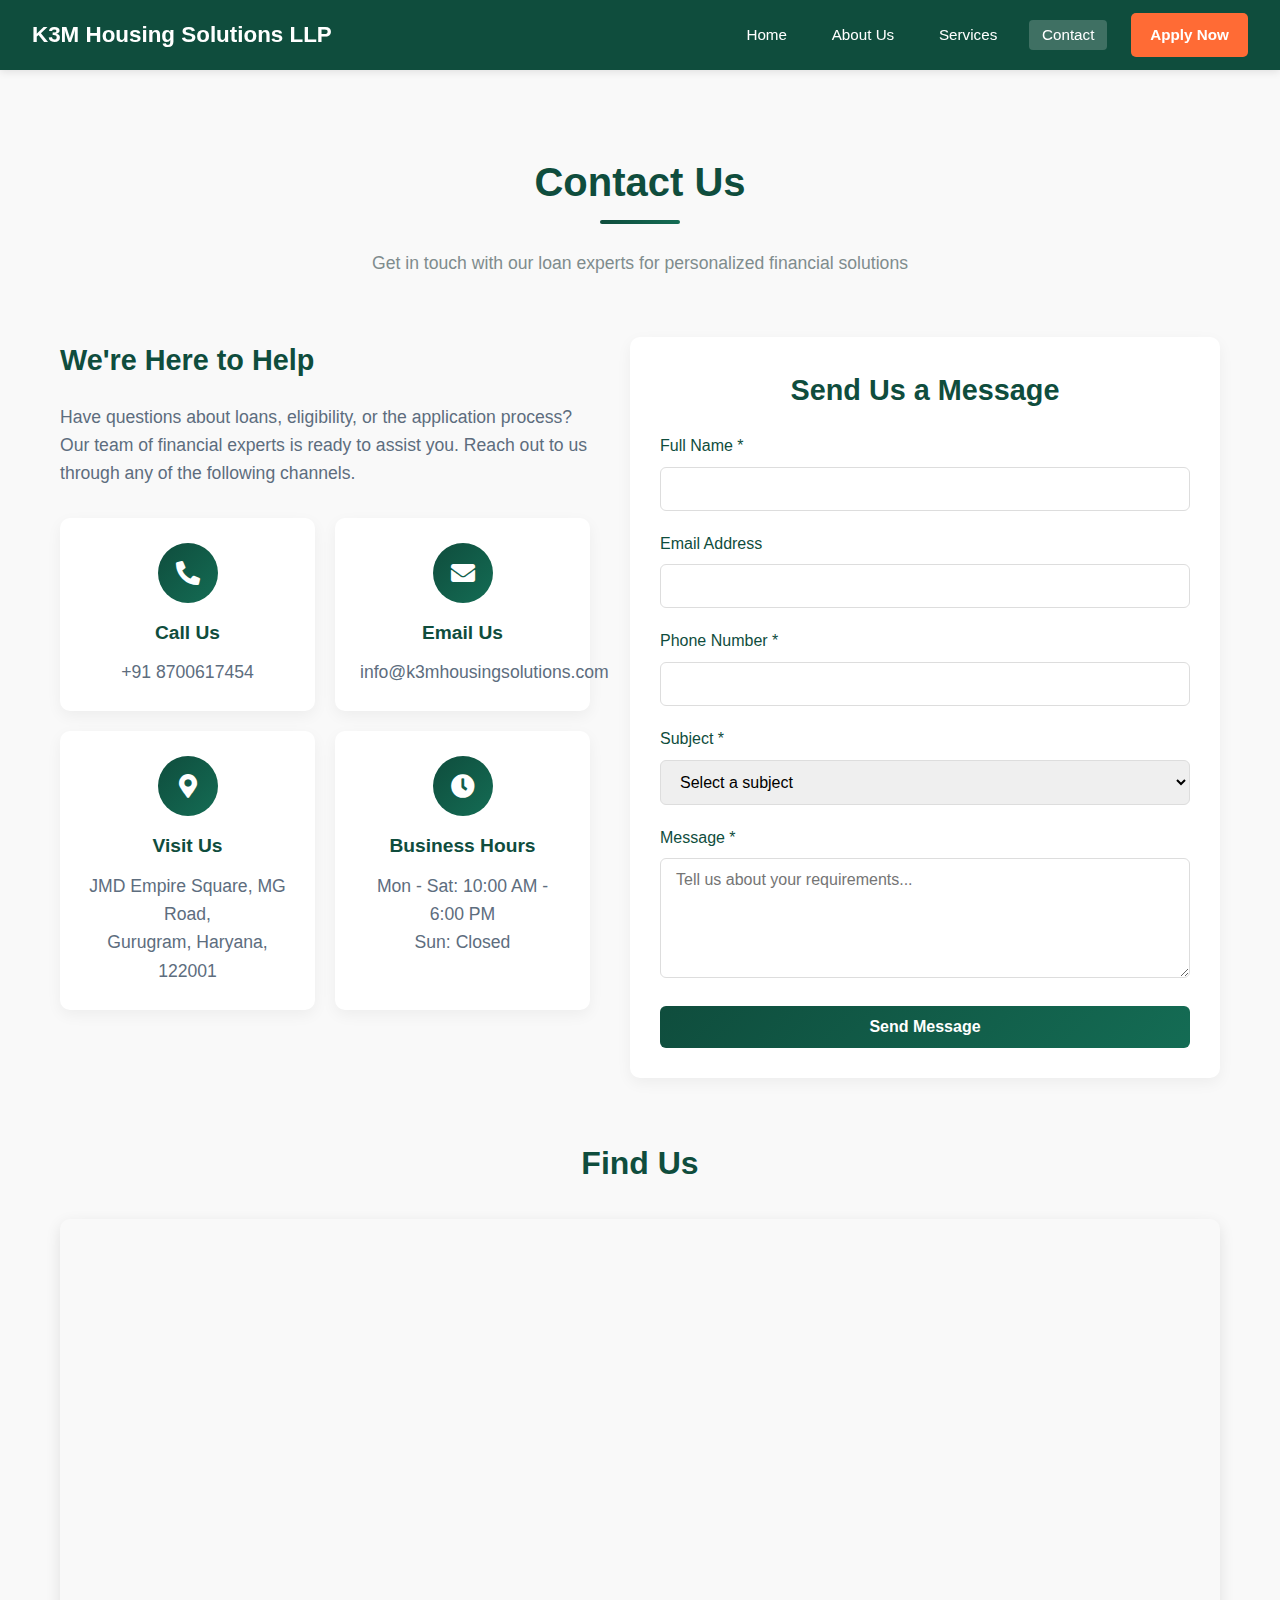
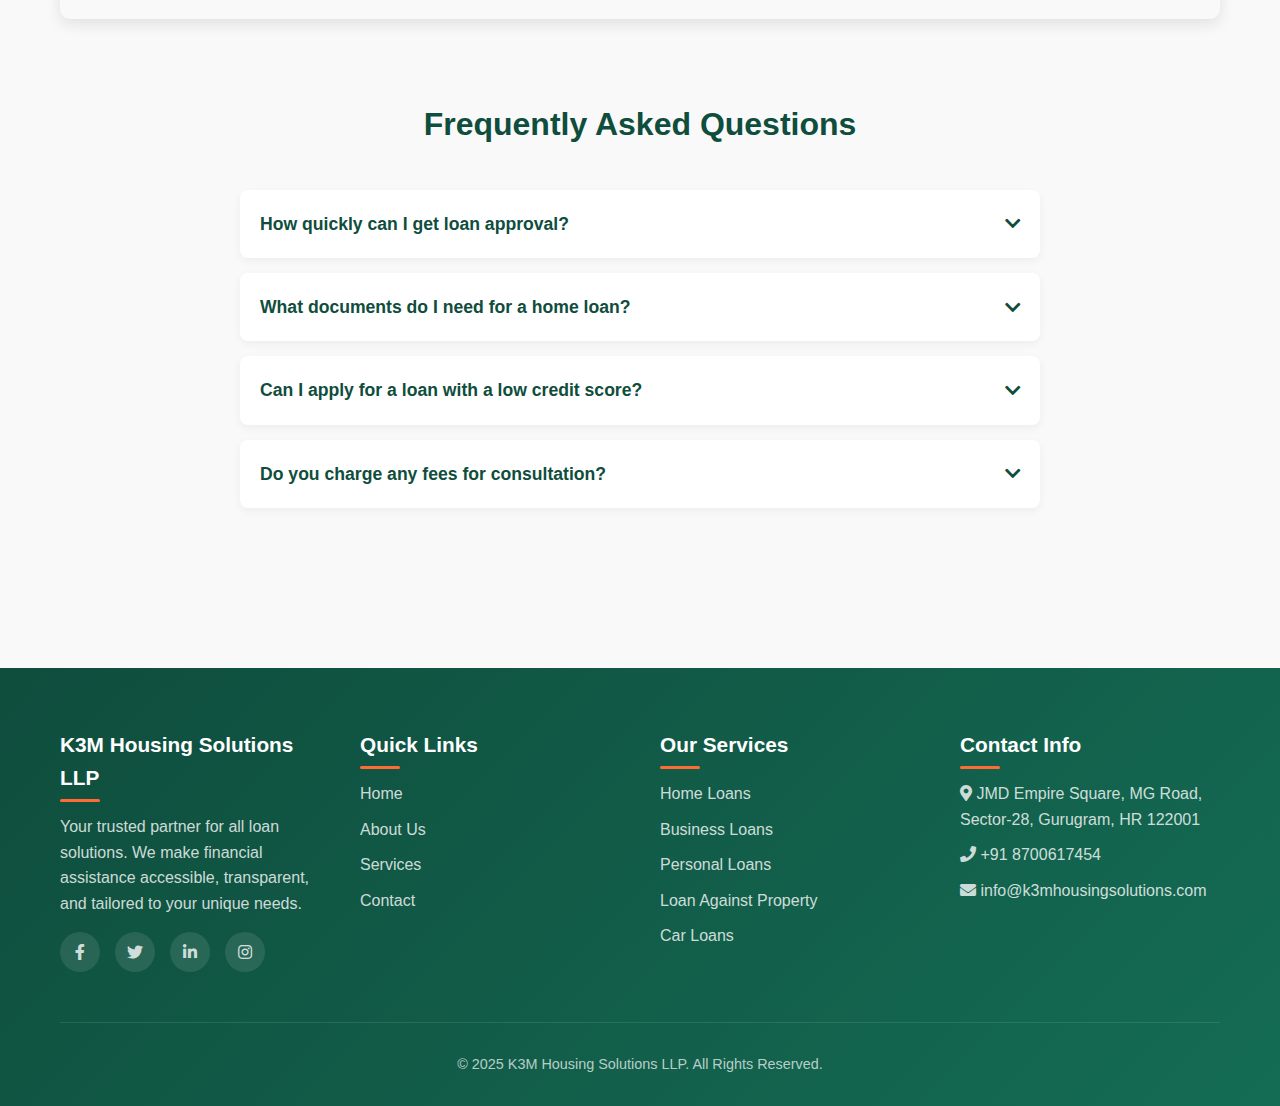
<file: contact.html>
<!DOCTYPE html>
<html lang="en">
<head>
    <meta charset="UTF-8">
    <meta name="viewport" content="width=device-width, initial-scale=1.0">
    <title>Contact Us - K3M Housing Solutions LLP</title>
    <link rel="icon" type="image/jpg" href="favicon.jpg" />
    <link rel="stylesheet" href="https://cdnjs.cloudflare.com/ajax/libs/font-awesome/5.15.4/css/all.min.css">
    <style>
        /* Reset and Base Styles */
        * {
            margin: 0;
            padding: 0;
            box-sizing: border-box;
            font-family: 'Segoe UI', Tahoma, Geneva, Verdana, sans-serif;
        }
        
        body {
            background-color: #f5f7fa;
            color: #333;
            line-height: 1.6;
        }
        
        .container {
            max-width: 1200px;
            margin: 0 auto;
            padding: 0 20px;
        }
        
        /* Header Styles */
        header {
            background-color: #0f4d3d;
            color: white;
            padding: 0.8rem 2rem;
            display: flex;
            align-items: center;
            justify-content: space-between;
            box-shadow: 0 2px 8px rgba(0, 0, 0, 0.1);
            position: fixed;
            width: 100%;
            top: 0;
            z-index: 1000;
            height: 70px;
        }

        .logo-container {
            display: flex;
            align-items: center;
            gap: 15px;
        }

        /* Removed the tick logo image */
        .logo-text {
            font-size: 1.4rem;
            font-weight: bold;
            color: white;
        }

        /* Navigation Styles */
        nav {
            display: flex;
            align-items: center;
        }
        
        .nav-links {
            display: flex;
            list-style: none;
            margin-right: 1.5rem;
        }
        
        .nav-links li {
            margin-left: 1.2rem;
        }
        
        .nav-links a {
            color: white;
            text-decoration: none;
            font-weight: 500;
            padding: 0.4rem 0.8rem;
            border-radius: 4px;
            transition: all 0.3s ease;
            font-size: 0.95rem;
            white-space: nowrap;
        }
        
        .nav-links a:hover {
            background-color: rgba(255, 255, 255, 0.15);
        }
        
        .nav-links a.active {
            background-color: rgba(255, 255, 255, 0.2);
        }
        
        .apply-btn-nav {
            background-color: #ff6b35;
            color: white;
            padding: 0.6rem 1.2rem;
            border: none;
            border-radius: 5px;
            font-weight: bold;
            cursor: pointer;
            text-decoration: none;
            transition: all 0.3s ease;
            font-size: 0.95rem;
            white-space: nowrap;
        }
        
        .apply-btn-nav:hover {
            background-color: #e55a2b;
            transform: translateY(-2px);
        }
        
        /* Add padding to body to account for fixed header */
        body {
            padding-top: 70px;
        }
        
        /* Mobile Responsive */
        @media (max-width: 768px) {
            header {
                flex-direction: column;
                padding: 0.8rem 1rem;
                height: auto;
                position: relative;
                background: linear-gradient(to bottom, #0f4d3d 50%, #146c54 50%); /* Two-color background */
            }
            
            /* Always show navigation on mobile */
            nav {
                width: 100%;
                display: flex !important;
                margin-top: 0.8rem;
                justify-content: center;
                background-color: #146c54; /* Bottom section color */
            }
            
            .nav-links {
                flex-direction: row;
                flex-wrap: nowrap;
                margin: 0;
                justify-content: center;
                gap: 8px;
            }
            
            .nav-links li {
                margin: 0;
            }
            
            .nav-links a {
                display: block;
                padding: 0.5rem 0.7rem;
                font-size: 0.85rem;
                white-space: nowrap;
                background-color: rgba(255, 255, 255, 0.1); /* Subtle background for nav items */
            }
            
            .apply-btn-nav {
                display: inline-block;
                text-align: center;
                margin-top: 0;
                margin-left: 10px;
                font-size: 0.85rem;
                padding: 0.5rem 1rem;
            }

            .logo-container {
                justify-content: center;
                margin-bottom: 0.5rem;
                width: 100%;
                background-color: #0f4d3d; /* Top section color */
            }
            
            body {
                padding-top: 0;
            }
            
            /* Adjust header height for mobile */
            header {
                height: auto;
                min-height: 100px;
            }
        }
        
        /* For very small screens */
        @media (max-width: 480px) {
            .nav-links {
                gap: 5px;
            }
            
            .nav-links a {
                font-size: 0.8rem;
                padding: 0.4rem 0.6rem;
            }
            
            .apply-btn-nav {
                font-size: 0.8rem;
                padding: 0.4rem 0.8rem;
                margin-left: 5px;
            }
            
            .logo-text {
                font-size: 1.2rem;
            }
            
            header {
                padding: 0.6rem 1rem;
            }
        }
        
        /* Contact Section Styles */
        .contact-section {
            padding: 80px 0;
            background-color: #f9f9f9;
        }
        
        .section-header {
            text-align: center;
            margin-bottom: 60px;
        }
        
        .section-header h2 {
            font-size: 2.5rem;
            color: #0f4d3d;
            margin-bottom: 15px;
            position: relative;
            display: inline-block;
        }
        
        .section-header h2::after {
            content: '';
            position: absolute;
            bottom: -10px;
            left: 50%;
            transform: translateX(-50%);
            width: 80px;
            height: 4px;
            background: linear-gradient(to right, #0f4d3d, #146c54);
            border-radius: 2px;
        }
        
        .section-header p {
            font-size: 1.1rem;
            color: #7f8c8d;
            max-width: 700px;
            margin: 20px auto 0;
        }
        
        /* Contact Content */
        .contact-content {
            display: flex;
            justify-content: space-between;
            flex-wrap: wrap;
            gap: 40px;
            margin-bottom: 60px;
        }
        
        .contact-info {
            flex: 1;
            min-width: 300px;
        }
        
        .contact-info h3 {
            font-size: 1.8rem;
            color: #0f4d3d;
            margin-bottom: 20px;
        }
        
        .contact-info p {
            font-size: 1.1rem;
            line-height: 1.6;
            color: #5d6d7e;
            margin-bottom: 30px;
        }
        
        .info-cards {
            display: grid;
            grid-template-columns: repeat(auto-fit, minmax(250px, 1fr));
            gap: 20px;
        }
        
        .info-card {
            background: white;
            padding: 25px;
            border-radius: 10px;
            box-shadow: 0 5px 15px rgba(0, 0, 0, 0.05);
            text-align: center;
            transition: transform 0.3s ease, box-shadow 0.3s ease;
        }
        
        .info-card:hover {
            transform: translateY(-5px);
            box-shadow: 0 10px 25px rgba(0, 0, 0, 0.1);
        }
        
        .info-icon {
            width: 60px;
            height: 60px;
            background: linear-gradient(135deg, #0f4d3d, #146c54);
            border-radius: 50%;
            display: flex;
            align-items: center;
            justify-content: center;
            margin: 0 auto 15px;
            color: white;
            font-size: 1.5rem;
        }
        
        .info-card h4 {
            font-size: 1.2rem;
            color: #0f4d3d;
            margin-bottom: 10px;
        }
        
        .info-card p {
            color: #5d6d7e;
            margin-bottom: 0;
        }
        
        .contact-form-container {
            flex: 1;
            min-width: 300px;
            background: white;
            padding: 30px;
            border-radius: 10px;
            box-shadow: 0 5px 15px rgba(0, 0, 0, 0.05);
        }
        
        .contact-form-container h3 {
            font-size: 1.8rem;
            color: #0f4d3d;
            margin-bottom: 20px;
            text-align: center;
        }
        
        .form-group {
            margin-bottom: 20px;
        }
        
        .form-group label {
            display: block;
            margin-bottom: 8px;
            font-weight: 500;
            color: #0f4d3d;
        }
        
        .form-group input,
        .form-group select,
        .form-group textarea {
            width: 100%;
            padding: 12px 15px;
            border: 1px solid #ddd;
            border-radius: 6px;
            font-size: 1rem;
            transition: border-color 0.3s ease;
        }
        
        .form-group input:focus,
        .form-group select:focus,
        .form-group textarea:focus {
            outline: none;
            border-color: #0f4d3d;
            box-shadow: 0 0 0 2px rgba(15, 77, 61, 0.1);
        }
        
        .form-group textarea {
            min-height: 120px;
            resize: vertical;
        }
        
        .submit-btn {
            background: linear-gradient(135deg, #0f4d3d, #146c54);
            color: white;
            border: none;
            padding: 12px 30px;
            border-radius: 6px;
            font-size: 1rem;
            font-weight: 600;
            cursor: pointer;
            transition: all 0.3s ease;
            width: 100%;
        }
        
        .submit-btn:hover {
            transform: translateY(-2px);
            box-shadow: 0 5px 15px rgba(15, 77, 61, 0.3);
        }
        
        /* Map Section */
        .map-section {
            margin: 60px 0;
        }
        
        .map-section h3 {
            text-align: center;
            font-size: 2rem;
            color: #0f4d3d;
            margin-bottom: 30px;
        }
        
        .map-container {
            border-radius: 10px;
            overflow: hidden;
            box-shadow: 0 5px 15px rgba(0, 0, 0, 0.1);
            height: 400px;
        }
        
        .map-container iframe {
            width: 100%;
            height: 100%;
            border: none;
        }
        
        /* FAQ Section */
        .faq-section {
            margin: 80px 0;
        }
        
        .faq-section h3 {
            text-align: center;
            font-size: 2rem;
            color: #0f4d3d;
            margin-bottom: 40px;
        }
        
        .faq-container {
            max-width: 800px;
            margin: 0 auto;
        }
        
        .faq-item {
            background: white;
            margin-bottom: 15px;
            border-radius: 8px;
            box-shadow: 0 3px 10px rgba(0, 0, 0, 0.05);
            overflow: hidden;
        }
        
        .faq-question {
            padding: 20px;
            font-size: 1.1rem;
            font-weight: 600;
            color: #0f4d3d;
            cursor: pointer;
            display: flex;
            justify-content: space-between;
            align-items: center;
            transition: background-color 0.3s ease;
        }
        
        .faq-question:hover {
            background-color: #f0f7f4;
        }
        
        .faq-question i {
            transition: transform 0.3s ease;
        }
        
        .faq-answer {
            padding: 0 20px;
            max-height: 0;
            overflow: hidden;
            transition: max-height 0.3s ease, padding 0.3s ease;
            color: #5d6d7e;
            line-height: 1.6;
        }
        
        .faq-item.active .faq-answer {
            padding: 0 20px 20px;
            max-height: 500px;
        }
        
        .faq-item.active .faq-question i {
            transform: rotate(180deg);
        }
        
        /* Footer */
        footer {
            background: linear-gradient(135deg, #0f4d3d, #146c54);
            color: white;
            padding: 60px 0 30px;
            text-align: center;
        }
        
        .footer-content {
            display: flex;
            justify-content: space-between;
            flex-wrap: wrap;
            gap: 40px;
            margin-bottom: 40px;
        }
        
        .footer-column {
            flex: 1;
            min-width: 250px;
            text-align: left;
        }
        
        .footer-column h4 {
            font-size: 1.3rem;
            margin-bottom: 20px;
            position: relative;
            display: inline-block;
        }
        
        .footer-column h4::after {
            content: '';
            position: absolute;
            bottom: -8px;
            left: 0;
            width: 40px;
            height: 3px;
            background: #ff6b35;
            border-radius: 2px;
        }
        
        .footer-column p, .footer-column a {
            color: rgba(255, 255, 255, 0.8);
            margin-bottom: 10px;
            display: block;
            text-decoration: none;
            transition: color 0.3s ease;
        }
        
        .footer-column a:hover {
            color: white;
        }
        
        .social-links {
            display: flex;
            gap: 15px;
            margin-top: 15px;
        }
        
        .social-links a {
            width: 40px;
            height: 40px;
            background: rgba(255, 255, 255, 0.1);
            border-radius: 50%;
            display: flex;
            align-items: center;
            justify-content: center;
            transition: all 0.3s ease;
        }
        
        .social-links a:hover {
            background: #ff6b35;
            transform: translateY(-3px);
        }
        
        .copyright {
            padding-top: 30px;
            border-top: 1px solid rgba(255, 255, 255, 0.1);
            font-size: 0.9rem;
            color: rgba(255, 255, 255, 0.7);
        }
        
        /* Responsive Design */
        @media (max-width: 768px) {
            .contact-content {
                flex-direction: column;
            }
            
            .footer-content {
                flex-direction: column;
                text-align: center;
            }
            
            .footer-column {
                text-align: center;
            }
            
            .footer-column h4::after {
                left: 50%;
                transform: translateX(-50%);
            }
            
            .social-links {
                justify-content: center;
            }
        }

        /* Modal Styles */
        .modal {
            display: none;
            position: fixed;
            top: 0;
            left: 0;
            width: 100%;
            height: 100%;
            background-color: rgba(0, 0, 0, 0.6);
            justify-content: center;
            align-items: center;
            z-index: 1000;
        }

        .modal-content {
            background-color: white;
            padding: 2rem;
            border-radius: 12px;
            max-width: 500px;
            width: 90%;
            box-shadow: 0 0 20px rgba(0, 0, 0, 0.2);
            position: relative;
            animation: fadeIn 0.3s ease-in-out;
        }

        .modal-content h2 {
            margin-bottom: 1rem;
            color: #0f4d3d;
            text-align: center;
        }

        .modal-content label {
            display: block;
            margin: 0.5rem 0 0.2rem;
            font-weight: 500;
            color: #0f4d3d;
        }

        .modal-content input,
        .modal-content select,
        .modal-content textarea {
            width: 100%;
            padding: 0.8rem;
            margin-bottom: 1rem;
            border-radius: 6px;
            border: 1px solid #ccc;
            font-size: 1rem;
            transition: border-color 0.3s ease;
        }

        .modal-content input:focus,
        .modal-content select:focus,
        .modal-content textarea:focus {
            outline: none;
            border-color: #0f4d3d;
            box-shadow: 0 0 0 2px rgba(15, 77, 61, 0.1);
        }

        .modal-content button {
            background-color: #0f4d3d;
            color: white;
            padding: 0.8rem 1.5rem;
            border: none;
            border-radius: 8px;
            cursor: pointer;
            font-size: 1rem;
            font-weight: 600;
            transition: background-color 0.3s ease;
            width: 100%;
            margin-top: 0.5rem;
        }

        .modal-content button:hover {
            background-color: #146c54;
        }

        .modal-content .cancel-btn {
            background-color: #ccc;
            color: black;
            margin-left: 0;
            margin-top: 0.5rem;
        }

        .modal-content .cancel-btn:hover {
            background-color: #aaa;
        }

        .close {
            color: #aaa;
            position: absolute;
            top: 15px;
            right: 20px;
            font-size: 28px;
            font-weight: bold;
            cursor: pointer;
        }

        .close:hover {
            color: black;
        }

        /* Popup Styles */
        .popup {
            position: fixed;
            top: 50%;
            left: 50%;
            transform: translate(-50%, -50%);
            background: white;
            padding: 2rem;
            border-radius: 12px;
            box-shadow: 0 0 10px rgba(0,0,0,0.25);
            z-index: 1001;
            display: none;
            text-align: center;
            max-width: 400px;
            width: 90%;
        }

        .popup p {
            font-size: 1.2rem;
            margin-bottom: 1.5rem;
            color: #0f4d3d;
        }

        .popup button {
            margin-top: 1rem;
            background: #0f4d3d;
            color: white;
            border: none;
            padding: 0.7rem 1.5rem;
            border-radius: 8px;
            cursor: pointer;
            font-size: 1rem;
            font-weight: 600;
        }

        .popup button:hover {
            background: #146c54;
        }

        @keyframes fadeIn {
            from { opacity: 0; transform: scale(0.95); }
            to { opacity: 1; transform: scale(1); }
        }

        /* Form Layout */
        .form-row {
            display: flex;
            gap: 15px;
        }

        .form-group {
            flex: 1;
        }

        /* Responsive Design for Modal */
        @media (max-width: 600px) {
            .form-row {
                flex-direction: column;
                gap: 0;
            }
            
            .modal-content {
                padding: 1.5rem;
            }
            
            .modal-content h2 {
                font-size: 1.5rem;
            }
        }
    </style>
</head>
<body>

    <!-- Header -->
    <header>
        <div class="logo-container">
            <!-- Removed the tick logo image -->
            <div class="logo-text">K3M Housing Solutions LLP</div>
        </div>
        
        <nav>
            <ul class="nav-links">
                <li><a href="index.html">Home</a></li>
                <li><a href="about.html">About Us</a></li>
                <li><a href="services.html">Services</a></li>
                <li><a href="contact.html" class="active">Contact</a></li>
            </ul>
            <a href="#consultModal" class="apply-btn-nav" onclick="openModal('consultModal')">Apply Now</a>
        </nav>
    </header>

    <!-- Contact Section -->
    <section class="contact-section">
        <div class="container">
            <div class="section-header">
                <h2>Contact Us</h2>
                <p>Get in touch with our loan experts for personalized financial solutions</p>
            </div>

            <div class="contact-content">
                <div class="contact-info">
                    <h3>We're Here to Help</h3>
                    <p>Have questions about loans, eligibility, or the application process? Our team of financial experts is ready to assist you. Reach out to us through any of the following channels.</p>
                    
                    <div class="info-cards">
                        <div class="info-card">
                            <div class="info-icon">
                                <i class="fas fa-phone-alt"></i>
                            </div>
                            <h4>Call Us</h4>
                            <p>+91 8700617454</p>
                        </div>
                        
                        <div class="info-card">
                            <div class="info-icon">
                                <i class="fas fa-envelope"></i>
                            </div>
                            <h4>Email Us</h4>
                            <p>info@k3mhousingsolutions.com</p>
                        </div>
                        
                        <div class="info-card">
                            <div class="info-icon">
                                <i class="fas fa-map-marker-alt"></i>
                            </div>
                            <h4>Visit Us</h4>
                            <p> JMD Empire Square, MG Road,</p>
                            <p>Gurugram, Haryana, 122001</p>
                        </div>
                        
                        <div class="info-card">
                            <div class="info-icon">
                                <i class="fas fa-clock"></i>
                            </div>
                            <h4>Business Hours</h4>
                            <p>Mon - Sat: 10:00 AM - 6:00 PM</p>
                            <p>Sun: Closed</p>
                        </div>
                    </div>
                </div>
                
                <div class="contact-form-container">
                    <h3>Send Us a Message</h3>
                    <form id="contactForm" action="https://formsubmit.co/kleeves.official@gmail.com" method="POST">
                        <input type="hidden" name="_captcha" value="false">
                        <input type="hidden" name="_next" value="https://k3mhousingsolutions.com/contact">
                        <input type="hidden" name="_subject" value="New Loan Consultation Request">
                        
                        <div class="form-group">
                            <label for="name">Full Name *</label>
                            <input type="text" id="name" name="name" required>
                        </div>
                        
                        <div class="form-group">
                            <label for="email">Email Address</label>
                            <input type="email" id="email" name="email">
                        </div>
                        
                        <div class="form-group">
                            <label for="phone">Phone Number *</label>
                            <input type="tel" id="phone" name="phone" required>
                        </div>
                        
                        <div class="form-group">
                            <label for="subject">Subject *</label>
                            <select id="subject" name="subject" required>
                                <option value="">Select a subject</option>
                                <option value="Home Loan Inquiry">Home Loan Inquiry</option>
                                <option value="Business Loan Inquiry">Business Loan Inquiry</option>
                                <option value="Personal Loan Inquiry">Personal Loan Inquiry</option>
                                <option value="Loan Against Property">Loan Against Property Inquiry</option>
                                <option value="Eligibility Check">Eligibility Check</option>
                                <option value="Other">Other</option>
                            </select>
                        </div>
                        
                        <div class="form-group">
                            <label for="message">Message *</label>
                            <textarea id="message" name="message" placeholder="Tell us about your requirements..." required></textarea>
                        </div>
                        
                        <button type="submit" class="submit-btn">Send Message</button>
                    </form>
                </div>
            </div>
            
            <div class="map-section">
                <h3>Find Us</h3>
                <div class="map-container">
                    <iframe src="https://www.google.com/maps/embed?pb=!1m18!1m12!1m3!1d3506.9996703132288!2d77.08824901073024!3d28.479556575647464!2m3!1f0!2f0!3f0!3m2!1i1024!2i768!4f13.1!3m3!1m2!1s0x390d1925f9250049%3A0xf451ecff2d3a3278!2sJMD%20Empire%20Square%2C%20Gurgaon!5e0!3m2!1sen!2sin!4v1759006754694!5m2!1sen!2sin" width="600" height="450" style="border:0;" allowfullscreen="" loading="lazy" referrerpolicy="no-referrer-when-downgrade" allowfullscreen="" loading="lazy"></iframe>
                </div>
            </div>
            
            <div class="faq-section">
                <h3>Frequently Asked Questions</h3>
                <div class="faq-container">
                    <div class="faq-item">
                        <div class="faq-question">
                            How quickly can I get loan approval?
                            <i class="fas fa-chevron-down"></i>
                        </div>
                        <div class="faq-answer">
                            Loan approval timelines vary based on the type of loan and documentation. Typically, pre-approval can happen within 24-48 hours, while full approval may take 3-7 business days after submitting all required documents.
                        </div>
                    </div>
                    
                    <div class="faq-item">
                        <div class="faq-question">
                            What documents do I need for a home loan?
                            <i class="fas fa-chevron-down"></i>
                        </div>
                        <div class="faq-answer">
                            For salaried individuals: ID proof, address proof, income proof (last 3 months' salary slips), bank statements (last 12 months), and property documents. For self-employed: Business registration proof, IT returns (last 2-3 years), bank statements, and business address proof.
                        </div>
                    </div>
                    
                    <div class="faq-item">
                        <div class="faq-question">
                            Can I apply for a loan with a low credit score?
                            <i class="fas fa-chevron-down"></i>
                        </div>
                        <div class="faq-answer">
                            While a higher credit score improves your chances, we work with various lenders who consider applications with lower scores. The terms and interest rates may vary. Contact us for a personalized assessment of your situation.
                        </div>
                    </div>
                    
                    <div class="faq-item">
                        <div class="faq-question">
                            Do you charge any fees for consultation?
                            <i class="fas fa-chevron-down"></i>
                        </div>
                        <div class="faq-answer">
                            No, our consultation and eligibility assessment are completely free.
                        </div>
                    </div>
                </div>
            </div>
        </div>
    </section>

    <!-- Footer -->
    <footer>
        <div class="container">
            <div class="footer-content">
                <div class="footer-column">
                    <h4>K3M Housing Solutions LLP</h4>
                    <p>Your trusted partner for all loan solutions. We make financial assistance accessible, transparent, and tailored to your unique needs.</p>
                    <div class="social-links">
                        <a href="#"><i class="fab fa-facebook-f"></i></a>
                        <a href="#"><i class="fab fa-twitter"></i></a>
                        <a href="#"><i class="fab fa-linkedin-in"></i></a>
                        <a href="#"><i class="fab fa-instagram"></i></a>
                    </div>
                </div>
                
                <div class="footer-column">
                    <h4>Quick Links</h4>
                    <a href="index.html">Home</a>
                    <a href="about.html">About Us</a>
                    <a href="services.html">Services</a>
                    <a href="contact.html">Contact</a>
                </div>
                
                <div class="footer-column">
                    <h4>Our Services</h4>
                    <a href="services.html">Home Loans</a>
                    <a href="services.html">Business Loans</a>
                    <a href="services.html">Personal Loans</a>
                    <a href="services.html">Loan Against Property</a>
                    <a href="services.html">Car Loans</a>
                </div>
                
                <div class="footer-column">
                    <h4>Contact Info</h4>
                    <p><i class="fas fa-map-marker-alt"></i> JMD Empire Square, MG Road, Sector-28, Gurugram, HR 122001</p>
                    <p><i class="fas fa-phone"></i> +91 8700617454</p>
                    <p><i class="fas fa-envelope"></i> info@k3mhousingsolutions.com</p>
                </div>
            </div>
            
            <div class="copyright">
                <p>&copy; 2025 K3M Housing Solutions LLP. All Rights Reserved.</p>
            </div>
        </div>
    </footer>

    <!-- Consultation Modal -->
    <div id="consultModal" class="modal">
        <div class="modal-content">
            <span class="close" onclick="closeModal('consultModal')">&times;</span>
            <h2>Loan Application</h2>
            <form id="consultForm" action="https://formsubmit.co/kleeves.official@gmail.com" method="POST" onsubmit="showThankYouPopup(event)">
                <input type="hidden" name="_captcha" value="false">
                <input type="hidden" name="_next" value="https://k3mhousingsolutions.com">
                <input type="hidden" name="_subject" value="New Loan Consultation Request">

                <div class="form-row">
                    <div class="form-group">
                        <label for="name">Name:</label>
                        <input type="text" id="name" name="name" required />
                    </div>
                    <div class="form-group">
                        <label for="phone">Phone Number:</label>
                        <input type="tel" id="phone" name="phone" required />

                        <label for="income">Email Address: (Optional)</label>
                        <input type="email" id="email" name="email" />   
                    </div>
                </div>

                <label for="loan">Type Of Loan Required:</label>
                <select id="loan" name="loan" required>
                    <option value="">Select Loan Type</option>
                    <option>Home Loan</option>
                    <option>Business Loan</option>
                    <option>Personal Loan</option>
                    <option>Loan Against Property</option>
                    <option>Education Loan</option>
                    <option>Car Loan</option>
                    <option>Other</option>
                </select>

                <div class="form-row">
                    <div class="form-group">
                        <label for="amount">Loan Amount Required:</label>
                        <input type="text" id="amount" name="amount" placeholder="e.g. 500000" />
                    </div>
                    <div class="form-group">
                        <label for="Profession">Profession:</label>
                        <select id="Profession" name="Profession" required>
                            <option value="">Select Profession</option>
                            <option>Salaried</option>
                            <option>Self-Employed</option>
                        </select>
                    </div>
                </div>

                <button type="submit">Submit Application</button>
                <button type="button" class="cancel-btn" onclick="closeModal('consultModal')">Cancel</button>
            </form>
        </div>
    </div>

    <!-- Thank You Popup -->
    <div id="thankYouPopup" class="popup">
        <p>Thank you! We'll reach out to you soon.</p>
        <button onclick="closeThankYouPopup()">Close</button>
    </div>

    <script>
        // FAQ Toggle Functionality
        document.addEventListener('DOMContentLoaded', function() {
            const faqItems = document.querySelectorAll('.faq-item');
            
            faqItems.forEach(item => {
                const question = item.querySelector('.faq-question');
                
                question.addEventListener('click', () => {
                    // Close all other FAQ items
                    faqItems.forEach(otherItem => {
                        if (otherItem !== item) {
                            otherItem.classList.remove('active');
                        }
                    });
                    
                    // Toggle current item
                    item.classList.toggle('active');
                });
            });
            
            // Form submission handling
            const contactForm = document.getElementById('contactForm');
            if (contactForm) {
                contactForm.addEventListener('submit', function(e) {
                    // You can add form validation here if needed
                    console.log('Contact form submitted');
                });
            }
        });

        // Modal Functions
        function openModal(id) {
            document.getElementById(id).style.display = 'flex';
            document.body.style.overflow = 'hidden'; // Prevent scrolling
        }

        function closeModal(id) {
            document.getElementById(id).style.display = 'none';
            document.body.style.overflow = 'auto'; // Restore scrolling
        }

        // Close modal when clicking outside
        window.onclick = function(event) {
            const modals = document.querySelectorAll('.modal');
            modals.forEach(modal => {
                if (event.target === modal) {
                    closeModal(modal.id);
                }
            });
        }

        // Form Submission
        function showThankYouPopup(e) {
            e.preventDefault();

            const form = document.getElementById("consultForm");
            const formData = new FormData(form);

            // Simple validation
            const requiredFields = form.querySelectorAll('[required]');
            let isValid = true;
            
            requiredFields.forEach(field => {
                if (!field.value.trim()) {
                    isValid = false;
                    field.style.borderColor = 'red';
                } else {
                    field.style.borderColor = '#ccc';
                }
            });

            if (!isValid) {
                alert('Please fill in all required fields.');
                return;
            }

            // Show loading state
            const submitBtn = form.querySelector('button[type="submit"]');
            const originalText = submitBtn.textContent;
            submitBtn.textContent = 'Submitting...';
            submitBtn.disabled = true;

            fetch("https://formsubmit.co/ajax/kleeves.official@gmail.com", {
                method: "POST",
                headers: {
                    "Accept": "application/json"
                },
                body: formData
            })
            .then(response => response.json())
            .then(data => {
                form.reset();
                closeModal('consultModal');
                document.getElementById("thankYouPopup").style.display = "block";
                
                submitBtn.textContent = originalText;
            submitBtn.disabled = false;
        })
        .catch(error => {
            alert("Submission failed. Please try again or contact us directly.");
            console.error('Error:', error);
            
            submitBtn.textContent = originalText;
            submitBtn.disabled = false;
        });
    }

    function closeThankYouPopup() {
        document.getElementById("thankYouPopup").style.display = "none";
    }

    // Close popup with Escape key
    document.addEventListener('keydown', function(event) {
        if (event.key === 'Escape') {
            closeModal('consultModal');
            closeThankYouPopup();
        }
    });

    // Input formatting for numbers
    document.addEventListener('DOMContentLoaded', function() {
        const amountInput = document.getElementById('amount');
        const incomeInput = document.getElementById('income');
        
        if (amountInput) {
            amountInput.addEventListener('input', function() {
                this.value = this.value.replace(/[^0-9]/g, '');
            });
        }
        
        if (incomeInput) {
            incomeInput.addEventListener('input', function() {
                this.value = this.value.replace(/[^0-9]/g, '');
            });
        }
    });
</script>

</body>
</html>

</body>

</html>
</file>
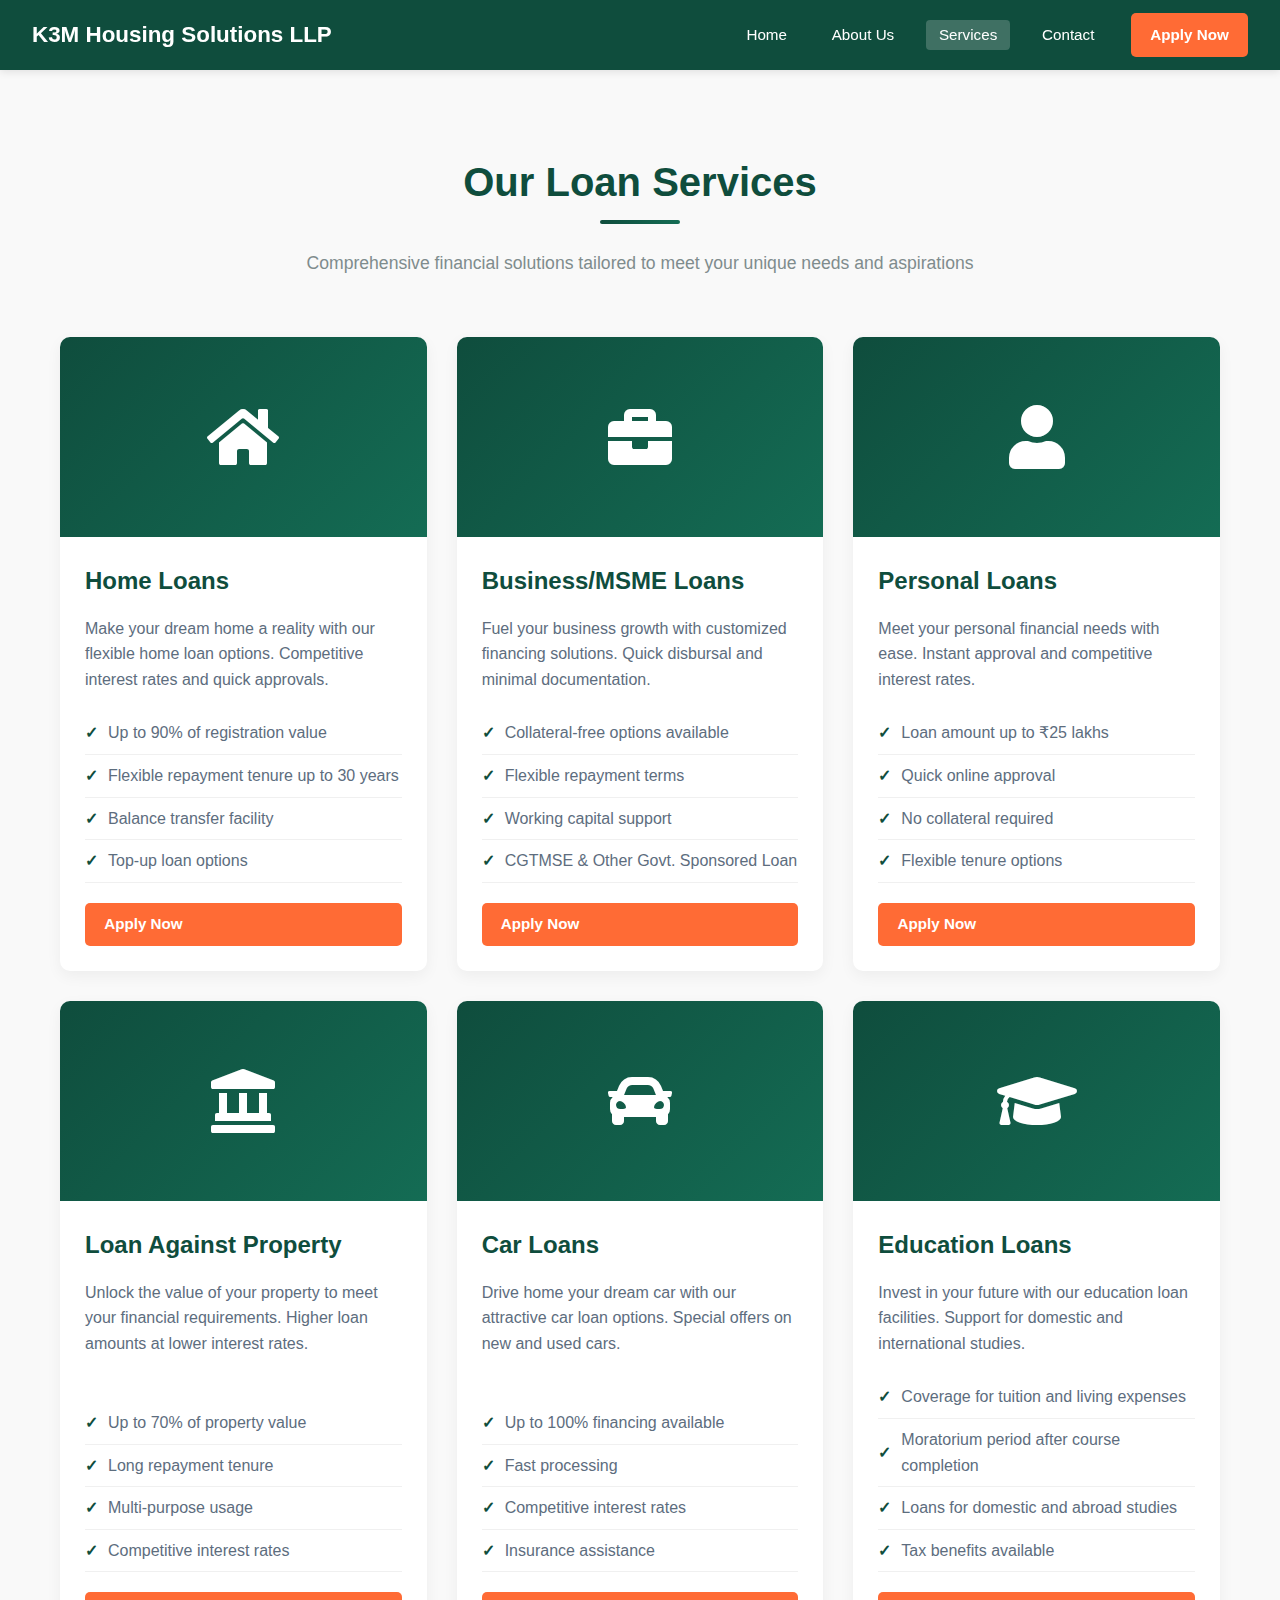
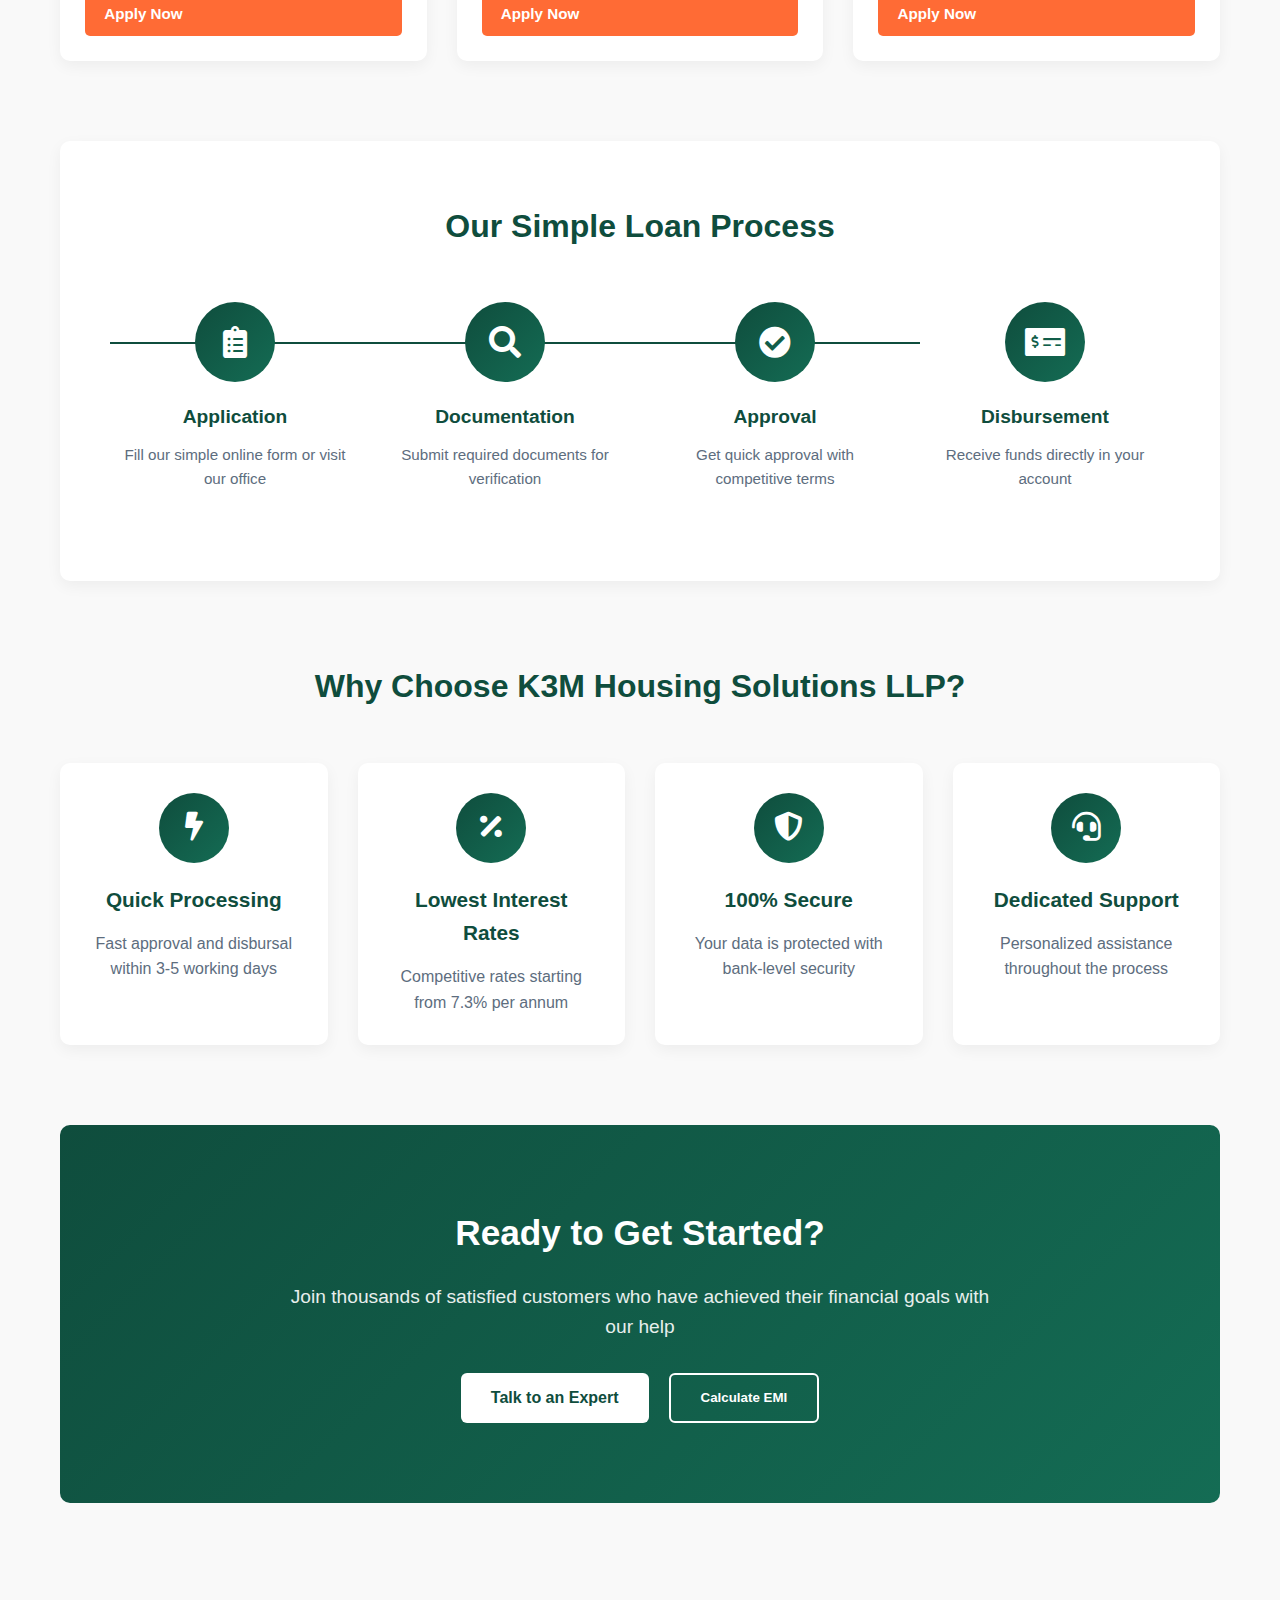
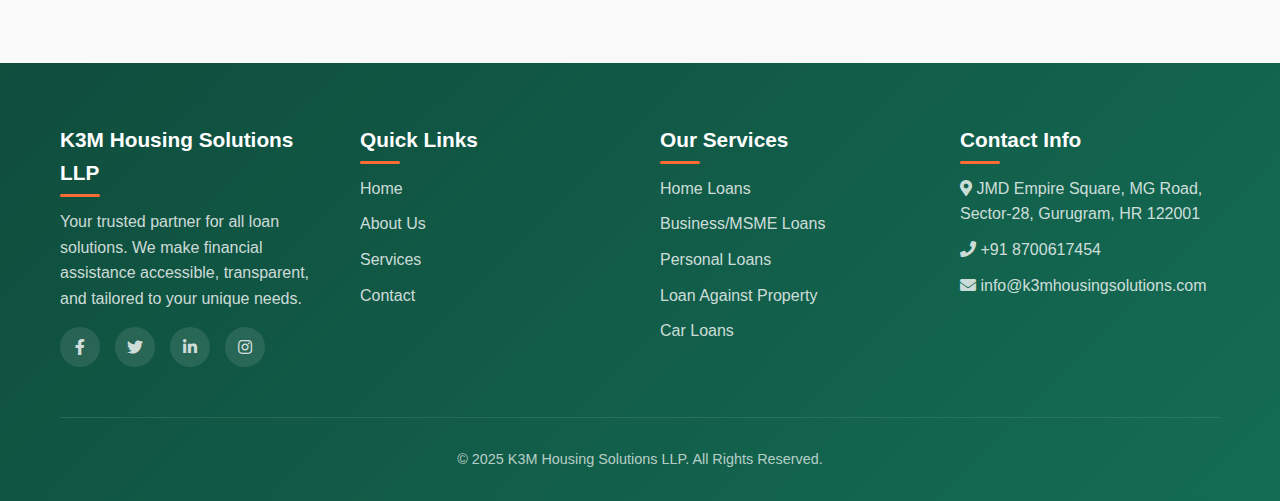
<file: services.html>
<!DOCTYPE html>
<html lang="en">
<head>
    <!-- Google tag (gtag.js) -->
<script async src="https://www.googletagmanager.com/gtag/js?id=AW-17622325572"></script>
<script>
  window.dataLayer = window.dataLayer || [];
  function gtag(){dataLayer.push(arguments);}
  gtag('js', new Date());

  gtag('config', 'AW-17622325572');
</script>

    <!-- Event snippet for Submit lead form conversion page
In your html page, add the snippet and call gtag_report_conversion when someone clicks on the chosen link or button. -->
<script>
function gtag_report_conversion(url) {
  var callback = function () {
    if (typeof(url) != 'undefined') {
      window.location = url;
    }
  };
  gtag('event', 'conversion', {
      'send_to': 'AW-17622325572/vHpZCLrzyKYbEMSy_dJB',
      'value': 1.0,
      'currency': 'INR',
      'event_callback': callback
  });
  return false;
}
</script>
    
    <meta charset="UTF-8">
    <meta name="viewport" content="width=device-width, initial-scale=1.0">
    <title>Our Services - K3M Housing Solutions LLP</title>
    <link rel="icon" type="image/jpg" href="favicon.jpg" />
    <link rel="stylesheet" href="https://cdnjs.cloudflare.com/ajax/libs/font-awesome/5.15.4/css/all.min.css">
    <style>
        /* Reset and Base Styles */
        * {
            margin: 0;
            padding: 0;
            box-sizing: border-box;
            font-family: 'Segoe UI', Tahoma, Geneva, Verdana, sans-serif;
        }
        
        body {
            background-color: #f5f7fa;
            color: #333;
            line-height: 1.6;
        }
        
        .container {
            max-width: 1200px;
            margin: 0 auto;
            padding: 0 20px;
        }
        
        /* Header Styles */
        header {
            background-color: #0f4d3d;
            color: white;
            padding: 0.8rem 2rem;
            display: flex;
            align-items: center;
            justify-content: space-between;
            box-shadow: 0 2px 8px rgba(0, 0, 0, 0.1);
            position: fixed;
            width: 100%;
            top: 0;
            z-index: 1000;
            height: 70px;
        }

        .logo-container {
            display: flex;
            align-items: center;
            gap: 15px;
        }

        .logo-text {
            font-size: 1.4rem;
            font-weight: bold;
            color: white;
        }

        /* Navigation Styles */
        nav {
            display: flex;
            align-items: center;
        }
        
        .nav-links {
            display: flex;
            list-style: none;
            margin-right: 1.5rem;
        }
        
        .nav-links li {
            margin-left: 1.2rem;
        }
        
        .nav-links a {
            color: white;
            text-decoration: none;
            font-weight: 500;
            padding: 0.4rem 0.8rem;
            border-radius: 4px;
            transition: all 0.3s ease;
            font-size: 0.95rem;
            white-space: nowrap;
        }
        
        .nav-links a:hover {
            background-color: rgba(255, 255, 255, 0.15);
        }
        
        .nav-links a.active {
            background-color: rgba(255, 255, 255, 0.2);
        }
        
        .apply-btn-nav {
            background-color: #ff6b35;
            color: white;
            padding: 0.6rem 1.2rem;
            border: none;
            border-radius: 5px;
            font-weight: bold;
            cursor: pointer;
            text-decoration: none;
            transition: all 0.3s ease;
            font-size: 0.95rem;
            white-space: nowrap;
        }
        
        .apply-btn-nav:hover {
            background-color: #e55a2b;
            transform: translateY(-2px);
        }
        
        /* Add padding to body to account for fixed header */
        body {
            padding-top: 70px;
        }

        /* Mobile Responsive */
        @media (max-width: 768px) {
            header {
                flex-direction: column;
                padding: 0.8rem 1rem;
                height: auto;
                position: relative;
                background: linear-gradient(to bottom, #0f4d3d 50%, #146c54 50%); /* Two-color background */
            }
            
            /* Always show navigation on mobile */
            nav {
                width: 100%;
                display: flex !important;
                margin-top: 0.8rem;
                justify-content: center;
                background-color: #146c54; /* Bottom section color */
            }
            
            .nav-links {
                flex-direction: row;
                flex-wrap: nowrap;
                margin: 0;
                justify-content: center;
                gap: 8px;
            }
            
            .nav-links li {
                margin: 0;
            }
            
            .nav-links a {
                display: block;
                padding: 0.5rem 0.7rem;
                font-size: 0.85rem;
                white-space: nowrap;
                background-color: rgba(255, 255, 255, 0.1); /* Subtle background for nav items */
            }
            
            .apply-btn-nav {
                display: inline-block;
                text-align: center;
                margin-top: 0;
                margin-left: 10px;
                font-size: 0.85rem;
                padding: 0.5rem 1rem;
            }

            .logo-container {
                justify-content: center;
                margin-bottom: 0.5rem;
                width: 100%;
                background-color: #0f4d3d; /* Top section color */
            }
            
            body {
                padding-top: 0;
            }
            
            /* Adjust header height for mobile */
            header {
                height: auto;
                min-height: 100px;
            }
        }
        
        /* For very small screens */
        @media (max-width: 480px) {
            .nav-links {
                gap: 5px;
            }
            
            .nav-links a {
                font-size: 0.8rem;
                padding: 0.4rem 0.6rem;
            }
            
            .apply-btn-nav {
                font-size: 0.8rem;
                padding: 0.4rem 0.8rem;
                margin-left: 5px;
            }
            
            .logo-text {
                font-size: 1.2rem;
            }
            
            header {
                padding: 0.6rem 1rem;
            }
        }
        
        /* Services Section Styles */
        .services-section {
            padding: 80px 0;
            background-color: #f9f9f9;
        }
        
        .section-header {
            text-align: center;
            margin-bottom: 60px;
        }
        
        .section-header h2 {
            font-size: 2.5rem;
            color: #0f4d3d;
            margin-bottom: 15px;
            position: relative;
            display: inline-block;
        }
        
        .section-header h2::after {
            content: '';
            position: absolute;
            bottom: -10px;
            left: 50%;
            transform: translateX(-50%);
            width: 80px;
            height: 4px;
            background: linear-gradient(to right, #0f4d3d, #146c54);
            border-radius: 2px;
        }
        
        .section-header p {
            font-size: 1.1rem;
            color: #7f8c8d;
            max-width: 700px;
            margin: 20px auto 0;
        }
        
        /* Services Grid */
        .services-grid {
            display: grid;
            grid-template-columns: repeat(auto-fit, minmax(350px, 1fr));
            gap: 30px;
            margin-bottom: 60px;
        }
        
        .service-card {
            background: white;
            border-radius: 10px;
            overflow: hidden;
            box-shadow: 0 5px 15px rgba(0, 0, 0, 0.05);
            transition: transform 0.3s ease, box-shadow 0.3s ease;
            display: flex;
            flex-direction: column;
        }
        
        .service-card:hover {
            transform: translateY(-10px);
            box-shadow: 0 15px 30px rgba(0, 0, 0, 0.1);
        }
        
        .service-icon {
            height: 200px;
            background: linear-gradient(135deg, #0f4d3d, #146c54);
            display: flex;
            align-items: center;
            justify-content: center;
            color: white;
            font-size: 4rem;
        }
        
        .service-content {
            padding: 25px;
            flex-grow: 1;
            display: flex;
            flex-direction: column;
        }
        
        .service-content h3 {
            font-size: 1.5rem;
            color: #0f4d3d;
            margin-bottom: 15px;
        }
        
        .service-content p {
            color: #5d6d7e;
            margin-bottom: 20px;
            flex-grow: 1;
        }
        
        .service-features {
            list-style: none;
            margin-bottom: 20px;
        }
        
        .service-features li {
            padding: 8px 0;
            border-bottom: 1px solid #f0f0f0;
            color: #5d6d7e;
            display: flex;
            align-items: center;
        }
        
        .service-features li:before {
            content: '✓';
            color: #0f4d3d;
            font-weight: bold;
            margin-right: 10px;
        }
        
        .service-btn {
            background: linear-gradient(135deg, #0f4d3d, #146c54);
            color: white;
            border: none;
            padding: 12px 20px;
            border-radius: 6px;
            font-weight: 600;
            cursor: pointer;
            transition: all 0.3s ease;
            text-align: center;
            text-decoration: none;
            display: inline-block;
        }
        
        .service-btn:hover {
            background: linear-gradient(135deg, #146c54, #0f4d3d);
            transform: translateY(-2px);
            box-shadow: 0 5px 15px rgba(15, 77, 61, 0.3);
        }
        
        /* Process Section */
        .process-section {
            margin: 80px 0;
            background: white;
            padding: 60px 40px;
            border-radius: 10px;
            box-shadow: 0 5px 15px rgba(0, 0, 0, 0.05);
        }
        
        .process-section h3 {
            text-align: center;
            font-size: 2rem;
            color: #0f4d3d;
            margin-bottom: 50px;
        }
        
        .process-steps {
            display: flex;
            justify-content: space-between;
            flex-wrap: wrap;
            counter-reset: step-counter;
        }
        
        .process-step {
            flex: 1;
            min-width: 200px;
            text-align: center;
            padding: 0 20px;
            position: relative;
            margin-bottom: 30px;
        }
        
        .process-step:not(:last-child):after {
            content: '';
            position: absolute;
            top: 40px;
            right: -10px;
            width: 100%;
            height: 2px;
            background: #0f4d3d;
            z-index: 1;
        }
        
        .step-icon {
            width: 80px;
            height: 80px;
            background: linear-gradient(135deg, #0f4d3d, #146c54);
            border-radius: 50%;
            display: flex;
            align-items: center;
            justify-content: center;
            margin: 0 auto 20px;
            color: white;
            font-size: 2rem;
            position: relative;
            z-index: 2;
        }
        
        .process-step h4 {
            font-size: 1.2rem;
            color: #0f4d3d;
            margin-bottom: 10px;
        }
        
        .process-step p {
            color: #5d6d7e;
            font-size: 0.95rem;
        }
        
        /* Why Choose Us Section */
        .why-choose-section {
            margin: 80px 0;
        }
        
        .why-choose-section h3 {
            text-align: center;
            font-size: 2rem;
            color: #0f4d3d;
            margin-bottom: 50px;
        }
        
        .benefits-grid {
            display: grid;
            grid-template-columns: repeat(auto-fit, minmax(250px, 1fr));
            gap: 30px;
        }
        
        .benefit-card {
            background: white;
            padding: 30px;
            border-radius: 10px;
            box-shadow: 0 5px 15px rgba(0, 0, 0, 0.05);
            text-align: center;
            transition: transform 0.3s ease;
        }
        
        .benefit-card:hover {
            transform: translateY(-5px);
        }
        
        .benefit-icon {
            width: 70px;
            height: 70px;
            background: linear-gradient(135deg, #0f4d3d, #146c54);
            border-radius: 50%;
            display: flex;
            align-items: center;
            justify-content: center;
            margin: 0 auto 20px;
            color: white;
            font-size: 1.8rem;
        }
        
        .benefit-card h4 {
            font-size: 1.3rem;
            color: #0f4d3d;
            margin-bottom: 15px;
        }
        
        .benefit-card p {
            color: #5d6d7e;
        }
        
        /* CTA Section */
        .cta-section {
            background: linear-gradient(135deg, #0f4d3d, #146c54);
            color: white;
            padding: 80px 0;
            text-align: center;
            border-radius: 10px;
            margin: 80px 0;
        }
        
        .cta-section h3 {
            font-size: 2.2rem;
            margin-bottom: 20px;
        }
        
        .cta-section p {
            font-size: 1.2rem;
            max-width: 700px;
            margin: 0 auto 30px;
            opacity: 0.9;
        }
        
        .cta-buttons {
            display: flex;
            justify-content: center;
            gap: 20px;
            flex-wrap: wrap;
        }
        
        .cta-btn-primary {
            background: white;
            color: #0f4d3d;
            padding: 12px 30px;
            border-radius: 6px;
            font-weight: 600;
            text-decoration: none;
            transition: all 0.3s ease;
        }
        
        .cta-btn-primary:hover {
            transform: translateY(-3px);
            box-shadow: 0 8px 20px rgba(0, 0, 0, 0.2);
        }
        
        .cta-btn-secondary {
            background: transparent;
            color: white;
            padding: 12px 30px;
            border-radius: 6px;
            border: 2px solid white;
            font-weight: 600;
            text-decoration: none;
            transition: all 0.3s ease;
        }
        
        .cta-btn-secondary:hover {
            background: white;
            color: #0f4d3d;
            transform: translateY(-3px);
        }
        
        /* Footer */
        footer {
            background: linear-gradient(135deg, #0f4d3d, #146c54);
            color: white;
            padding: 60px 0 30px;
            text-align: center;
        }
        
        .footer-content {
            display: flex;
            justify-content: space-between;
            flex-wrap: wrap;
            gap: 40px;
            margin-bottom: 40px;
        }
        
        .footer-column {
            flex: 1;
            min-width: 250px;
            text-align: left;
        }
        
        .footer-column h4 {
            font-size: 1.3rem;
            margin-bottom: 20px;
            position: relative;
            display: inline-block;
        }
        
        .footer-column h4::after {
            content: '';
            position: absolute;
            bottom: -8px;
            left: 0;
            width: 40px;
            height: 3px;
            background: #ff6b35;
            border-radius: 2px;
        }
        
        .footer-column p, .footer-column a {
            color: rgba(255, 255, 255, 0.8);
            margin-bottom: 10px;
            display: block;
            text-decoration: none;
            transition: color 0.3s ease;
        }
        
        .footer-column a:hover {
            color: white;
        }
        
        .social-links {
            display: flex;
            gap: 15px;
            margin-top: 15px;
        }
        
        .social-links a {
            width: 40px;
            height: 40px;
            background: rgba(255, 255, 255, 0.1);
            border-radius: 50%;
            display: flex;
            align-items: center;
            justify-content: center;
            transition: all 0.3s ease;
        }
        
        .social-links a:hover {
            background: #ff6b35;
            transform: translateY(-3px);
        }
        
        .copyright {
            padding-top: 30px;
            border-top: 1px solid rgba(255, 255, 255, 0.1);
            font-size: 0.9rem;
            color: rgba(255, 255, 255, 0.7);
        }
        
        /* Responsive Design */
        @media (max-width: 768px) {
            .services-grid {
                grid-template-columns: 1fr;
            }
            
            .process-steps {
                flex-direction: column;
            }
            
            .process-step:not(:last-child):after {
                display: none;
            }
            
            .cta-buttons {
                flex-direction: column;
                align-items: center;
            }
            
            .footer-content {
                flex-direction: column;
                text-align: center;
            }
            
            .footer-column {
                text-align: center;
            }
            
            .footer-column h4::after {
                left: 50%;
                transform: translateX(-50%);
            }
            
            .social-links {
                justify-content: center;
            }
        }
    </style>
</head>
<body>
    <!-- Header -->
    <header>
        <div class="logo-container">
            <div class="logo-text">K3M Housing Solutions LLP</div>
        </div>
        <nav>
            <ul class="nav-links">
                <li><a href="index.html">Home</a></li>
                <li><a href="about.html">About Us</a></li>
                <li><a href="services.html" class="active">Services</a></li>
                <li><a href="contact.html">Contact</a></li>
            </ul>
            <a href="#consultModal" class="apply-btn-nav" onclick="openModal('consultModal')">Apply Now</a>
        </nav>
    </header>

    <!-- Services Section -->
    <section class="services-section">
        <div class="container">
            <div class="section-header">
                <h2>Our Loan Services</h2>
                <p>Comprehensive financial solutions tailored to meet your unique needs and aspirations</p>
            </div>

            <div class="services-grid">
                <!-- Home Loan Card -->
                <div class="service-card">
                    <div class="service-icon">
                        <i class="fas fa-home"></i>
                    </div>
                    <div class="service-content">
                        <h3>Home Loans</h3>
                        <p>Make your dream home a reality with our flexible home loan options. Competitive interest rates and quick approvals.</p>
                        <ul class="service-features">
                            <li>Up to 90% of registration value</li>
                            <li>Flexible repayment tenure up to 30 years</li>
                            <li>Balance transfer facility</li>
                            <li>Top-up loan options</li>
                        </ul>
                        <a href="#consultModal" class="apply-btn-nav" onclick="openModal('consultModal')">Apply Now</a>
                    </div>
                </div>

                <!-- Business/MSME Loan Card -->
                <div class="service-card">
                    <div class="service-icon">
                        <i class="fas fa-briefcase"></i>
                    </div>
                    <div class="service-content">
                        <h3>Business/MSME Loans</h3>
                        <p>Fuel your business growth with customized financing solutions. Quick disbursal and minimal documentation.</p>
                        <ul class="service-features">
                            <li>Collateral-free options available</li>
                            <li>Flexible repayment terms</li>
                            <li>Working capital support</li>
                            <li>CGTMSE & Other Govt. Sponsored Loan</li>
                        </ul>
                        <a href="#consultModal" class="apply-btn-nav" onclick="openModal('consultModal')">Apply Now</a>
                    </div>
                </div>

                <!-- Personal Loan Card -->
                <div class="service-card">
                    <div class="service-icon">
                        <i class="fas fa-user"></i>
                    </div>
                    <div class="service-content">
                        <h3>Personal Loans</h3>
                        <p>Meet your personal financial needs with ease. Instant approval and competitive interest rates.</p>
                        <ul class="service-features">
                            <li>Loan amount up to ₹25 lakhs</li>
                            <li>Quick online approval</li>
                            <li>No collateral required</li>
                            <li>Flexible tenure options</li>
                        </ul>
                        <a href="#consultModal" class="apply-btn-nav" onclick="openModal('consultModal')">Apply Now</a>
                    </div>
                </div>

                <!-- Loan Against Property Card -->
                <div class="service-card">
                    <div class="service-icon">
                        <i class="fas fa-landmark"></i>
                    </div>
                    <div class="service-content">
                        <h3>Loan Against Property</h3>
                        <p>Unlock the value of your property to meet your financial requirements. Higher loan amounts at lower interest rates.</p>
                        <ul class="service-features">
                            <li>Up to 70% of property value</li>
                            <li>Long repayment tenure</li>
                            <li>Multi-purpose usage</li>
                            <li>Competitive interest rates</li>
                        </ul>
                        <a href="#consultModal" class="apply-btn-nav" onclick="openModal('consultModal')">Apply Now</a>
                    </div>
                </div>

                <!-- Car Loan Card -->
                <div class="service-card">
                    <div class="service-icon">
                        <i class="fas fa-car"></i>
                    </div>
                    <div class="service-content">
                        <h3>Car Loans</h3>
                        <p>Drive home your dream car with our attractive car loan options. Special offers on new and used cars.</p>
                        <ul class="service-features">
                            <li>Up to 100% financing available</li>
                            <li>Fast processing</li>
                            <li>Competitive interest rates</li>
                            <li>Insurance assistance</li>
                        </ul>
                        <a href="#consultModal" class="apply-btn-nav" onclick="openModal('consultModal')">Apply Now</a>
                    </div>
                </div>

                <!-- Education Loan Card -->
                <div class="service-card">
                    <div class="service-icon">
                        <i class="fas fa-graduation-cap"></i>
                    </div>
                    <div class="service-content">
                        <h3>Education Loans</h3>
                        <p>Invest in your future with our education loan facilities. Support for domestic and international studies.</p>
                        <ul class="service-features">
                            <li>Coverage for tuition and living expenses</li>
                            <li>Moratorium period after course completion</li>
                            <li>Loans for domestic and abroad studies</li>
                            <li>Tax benefits available</li>
                        </ul>
                        <a href="#consultModal" class="apply-btn-nav" onclick="openModal('consultModal')">Apply Now</a>
                    </div>
                </div>
            </div>

            <!-- Process Section -->
            <div class="process-section">
                <h3>Our Simple Loan Process</h3>
                <div class="process-steps">
                    <div class="process-step">
                        <div class="step-icon">
                            <i class="fas fa-clipboard-list"></i>
                        </div>
                        <h4>Application</h4>
                        <p>Fill our simple online form or visit our office</p>
                    </div>
                    <div class="process-step">
                        <div class="step-icon">
                            <i class="fas fa-search"></i>
                        </div>
                        <h4>Documentation</h4>
                        <p>Submit required documents for verification</p>
                    </div>
                    <div class="process-step">
                        <div class="step-icon">
                            <i class="fas fa-check-circle"></i>
                        </div>
                        <h4>Approval</h4>
                        <p>Get quick approval with competitive terms</p>
                    </div>
                    <div class="process-step">
                        <div class="step-icon">
                            <i class="fas fa-money-check-alt"></i>
                        </div>
                        <h4>Disbursement</h4>
                        <p>Receive funds directly in your account</p>
                    </div>
                </div>
            </div>

            <!-- Why Choose Us Section -->
            <div class="why-choose-section">
                <h3>Why Choose K3M Housing Solutions LLP?</h3>
                <div class="benefits-grid">
                    <div class="benefit-card">
                        <div class="benefit-icon">
                            <i class="fas fa-bolt"></i>
                        </div>
                        <h4>Quick Processing</h4>
                        <p>Fast approval and disbursal within 3-5 working days</p>
                    </div>
                    <div class="benefit-card">
                        <div class="benefit-icon">
                            <i class="fas fa-percentage"></i>
                        </div>
                        <h4>Lowest Interest Rates</h4>
                        <p>Competitive rates starting from 7.3% per annum</p>
                    </div>
                    <div class="benefit-card">
                        <div class="benefit-icon">
                            <i class="fas fa-shield-alt"></i>
                        </div>
                        <h4>100% Secure</h4>
                        <p>Your data is protected with bank-level security</p>
                    </div>
                    <div class="benefit-card">
                        <div class="benefit-icon">
                            <i class="fas fa-headset"></i>
                        </div>
                        <h4>Dedicated Support</h4>
                        <p>Personalized assistance throughout the process</p>
                    </div>
                </div>
            </div>

            <!-- CTA Section -->
<div class="cta-section">
  <h3>Ready to Get Started?</h3>
  <p>Join thousands of satisfied customers who have achieved their financial goals with our help</p>
  <div class="cta-buttons">
    <a href="contact.html" class="cta-btn-primary">Talk to an Expert</a>
    <button id="emiBtn" class="cta-btn-secondary">Calculate EMI</button>
  </div>
</div>
</section>

<!-- EMI Calculator Modal -->
<div id="emiModal" class="modal" 
     style="display:none; position:fixed; top:0; left:0; width:100%; height:100%; 
            background:rgba(0,0,0,0.4); z-index:4000; overflow-y:auto; padding:20px;">
  
  <div class="modal-content" 
       style="background:#fff; margin:50px auto; padding:20px; border-radius:10px; 
              max-width:400px; width:90%; position:relative; max-height:90vh; overflow-y:auto;">
    
    <span class="close" id="closeBtn" 
          style="position:absolute; top:10px; right:15px; font-size:24px; cursor:pointer;">&times;</span>
    
    <h2>EMI Calculator</h2>

    <!-- Loan Amount -->
    <label>Loan Amount (₹):</label>
    <input type="range" id="loanAmount" min="0" max="100000000" step="5000" value="500000">
    <input type="number" id="loanAmountInput" min="0" max="100000000" step="5000" value="500000" 
           style="width:120px; margin-top:5px;"><br><br>

    <!-- Interest Rate -->
    <label>Interest Rate (% p.a):</label>
    <input type="range" id="interestRate" min="1" max="30" step="0.1" value="8">
    <input type="number" id="interestRateInput" min="1" max="30" step="0.1" value="8" 
           style="width:80px; margin-top:5px;"><br><br>

    <!-- Tenure (Months) -->
    <label>Loan Tenure (Months):</label>
    <input type="range" id="tenure" min="1" max="720" step="1" value="60">
    <input type="number" id="tenureInput" min="1" max="720" step="1" value="60" 
           style="width:80px; margin-top:5px;"><br>

    <div style="margin-top:20px;">
      <h3 id="emiResult"></h3><br>
      <p id="principalResult"></p>
      <p id="interestResult"></p>
      <h3 id="totalResult"></h3>
    </div>
  </div>
</div>

<script>
// Elements
const modal = document.getElementById("emiModal");
const btn = document.getElementById("emiBtn");
const closeBtn = document.getElementById("closeBtn");

// Open modal
btn.onclick = () => { modal.style.display = "block"; document.body.style.overflow = "hidden"; }
// Close modal
closeBtn.onclick = () => { modal.style.display = "none"; document.body.style.overflow = "auto"; }
// Close when clicking outside modal
window.onclick = (event) => { if (event.target == modal) { modal.style.display = "none"; document.body.style.overflow = "auto"; } }

// Sliders & Inputs
const loanAmount = document.getElementById("loanAmount");
const loanAmountInput = document.getElementById("loanAmountInput");

const interestRate = document.getElementById("interestRate");
const interestRateInput = document.getElementById("interestRateInput");

const tenure = document.getElementById("tenure");
const tenureInput = document.getElementById("tenureInput");

// Sync sliders and inputs
function sync(slider, input) {
  slider.addEventListener("input", () => { input.value = slider.value; calculateEMI(); });
  input.addEventListener("input", () => { slider.value = input.value; calculateEMI(); });
}
sync(loanAmount, loanAmountInput);
sync(interestRate, interestRateInput);
sync(tenure, tenureInput);

// EMI Calculation
function calculateEMI() {
  let P = parseFloat(loanAmountInput.value) || 0;
  let R = parseFloat(interestRateInput.value) || 0;
  let N = parseFloat(tenureInput.value) || 0; // in months

  let r = (R / 12) / 100; // monthly interest rate

  if (P > 0 && R > 0 && N > 0) {
    let emi = (P * r * Math.pow(1 + r, N)) / (Math.pow(1 + r, N) - 1);
    emi = Math.round(emi);

    let totalPayment = emi * N;
    let interestPayable = totalPayment - P;

    document.getElementById("emiResult").innerText = "Monthly EMI: ₹" + emi.toLocaleString("en-IN");
    document.getElementById("principalResult").innerText = "Total Principal: ₹" + P.toLocaleString("en-IN");
    document.getElementById("interestResult").innerText = "Total Interest: ₹" + interestPayable.toLocaleString("en-IN");
    document.getElementById("totalResult").innerText = "Total Payable: ₹" + totalPayment.toLocaleString("en-IN");
  }
}

// Run once
calculateEMI();
</script>


    <!-- Footer -->
    <footer>
        <div class="container">
            <div class="footer-content">
                <div class="footer-column">
                    <h4>K3M Housing Solutions LLP</h4>
                    <p>Your trusted partner for all loan solutions. We make financial assistance accessible, transparent, and tailored to your unique needs.</p>
                    <div class="social-links">
                        <a href="#"><i class="fab fa-facebook-f"></i></a>
                        <a href="#"><i class="fab fa-twitter"></i></a>
                        <a href="#"><i class="fab fa-linkedin-in"></i></a>
                        <a href="#"><i class="fab fa-instagram"></i></a>
                    </div>
                </div>
                
                <div class="footer-column">
                    <h4>Quick Links</h4>
                    <a href="index.html">Home</a>
                    <a href="about.html">About Us</a>
                    <a href="services.html">Services</a>
                    <a href="contact.html">Contact</a>
                </div>
                
                <div class="footer-column">
                    <h4>Our Services</h4>
                    <a href="services.html">Home Loans</a>
                    <a href="services.html">Business/MSME Loans</a>
                    <a href="services.html">Personal Loans</a>
                    <a href="services.html">Loan Against Property</a>
                    <a href="services.html">Car Loans</a>
                </div>
                
                <div class="footer-column">
                    <h4>Contact Info</h4>
                    <p><i class="fas fa-map-marker-alt"></i> JMD Empire Square, MG Road, Sector-28, Gurugram, HR 122001</p>
                    <p><i class="fas fa-phone"></i> +91 8700617454</p>
                    <p><i class="fas fa-envelope"></i> info@k3mhousingsolutions.com</p>
                </div>
            </div>
            
            <div class="copyright">
                <p>&copy; 2025 K3M Housing Solutions LLP. All Rights Reserved.</p>
            </div>
        </div>
    </footer>

    <script>
        // Mobile menu toggle functionality
        document.addEventListener('DOMContentLoaded', function() {
            const menuToggle = document.getElementById('menuToggle');
            const mainNav = document.getElementById('mainNav');
            
            menuToggle.addEventListener('click', function() {
                mainNav.classList.toggle('active');
                
                // Change icon based on menu state
                const icon = menuToggle.querySelector('i');
                if (mainNav.classList.contains('active')) {
                    icon.classList.remove('fa-bars');
                    icon.classList.add('fa-times');
                } else {
                    icon.classList.remove('fa-times');
                    icon.classList.add('fa-bars');
                }
            });
            
            // Close mobile menu when clicking on a link
            const navLinks = document.querySelectorAll('.nav-links a');
            navLinks.forEach(link => {
                link.addEventListener('click', function() {
                    if (window.innerWidth <= 768) {
                        mainNav.classList.remove('active');
                        const icon = menuToggle.querySelector('i');
                        icon.classList.remove('fa-times');
                        icon.classList.add('fa-bars');
                    }
                });
            });
        });
    </script>

<!DOCTYPE html>
<html lang="en">
<head>
    <meta charset="UTF-8">
    <meta name="viewport" content="width=device-width, initial-scale=1.0">
    <title>Loan Application Form</title>
    <style>
        /* Modal Styles */
        .modal {
            display: none;
            position: fixed;
            top: 0;
            left: 0;
            width: 100%;
            height: 100%;
            background-color: rgba(0, 0, 0, 0.6);
            justify-content: center;
            align-items: center;
            z-index: 1000;
        }

        .modal-content {
            background-color: white;
            padding: 2rem;
            border-radius: 12px;
            max-width: 500px;
            width: 90%;
            box-shadow: 0 0 20px rgba(0, 0, 0, 0.2);
            position: relative;
            animation: fadeIn 0.3s ease-in-out;
        }

        .modal-content h2 {
            margin-bottom: 1rem;
            color: #0f4d3d;
            text-align: center;
        }

        .modal-content label {
            display: block;
            margin: 0.5rem 0 0.2rem;
            font-weight: 500;
            color: #0f4d3d;
        }

        .modal-content input,
        .modal-content select,
        .modal-content textarea {
            width: 100%;
            padding: 0.8rem;
            margin-bottom: 1rem;
            border-radius: 6px;
            border: 1px solid #ccc;
            font-size: 1rem;
            transition: border-color 0.3s ease;
        }

        .modal-content input:focus,
        .modal-content select:focus,
        .modal-content textarea:focus {
            outline: none;
            border-color: #0f4d3d;
            box-shadow: 0 0 0 2px rgba(15, 77, 61, 0.1);
        }

        .modal-content button {
            background-color: #0f4d3d;
            color: white;
            padding: 0.8rem 1.5rem;
            border: none;
            border-radius: 8px;
            cursor: pointer;
            font-size: 1rem;
            font-weight: 600;
            transition: background-color 0.3s ease;
            width: 100%;
            margin-top: 0.5rem;
        }

        .modal-content button:hover {
            background-color: #146c54;
        }

        .modal-content .cancel-btn {
            background-color: #ccc;
            color: black;
            margin-left: 0;
            margin-top: 0.5rem;
        }

        .modal-content .cancel-btn:hover {
            background-color: #aaa;
        }

        .close {
            color: #aaa;
            position: absolute;
            top: 15px;
            right: 20px;
            font-size: 28px;
            font-weight: bold;
            cursor: pointer;
        }

        .close:hover {
            color: black;
        }

        /* Popup Styles */
        .popup {
            position: fixed;
            top: 50%;
            left: 50%;
            transform: translate(-50%, -50%);
            background: white;
            padding: 2rem;
            border-radius: 12px;
            box-shadow: 0 0 10px rgba(0,0,0,0.25);
            z-index: 1001;
            display: none;
            text-align: center;
            max-width: 400px;
            width: 90%;
        }

        .popup p {
            font-size: 1.2rem;
            margin-bottom: 1.5rem;
            color: #0f4d3d;
        }

        .popup button {
            margin-top: 1rem;
            background: #0f4d3d;
            color: white;
            border: none;
            padding: 0.7rem 1.5rem;
            border-radius: 8px;
            cursor: pointer;
            font-size: 1rem;
            font-weight: 600;
        }

        .popup button:hover {
            background: #146c54;
        }

        @keyframes fadeIn {
            from { opacity: 0; transform: scale(0.95); }
            to { opacity: 1; transform: scale(1); }
        }

        /* Form Layout */
        .form-row {
            display: flex;
            gap: 15px;
        }

        .form-group {
            flex: 1;
        }

        /* Responsive Design */
        @media (max-width: 600px) {
            .form-row {
                flex-direction: column;
                gap: 0;
            }
            
            .modal-content {
                padding: 1.5rem;
            }
            
            .modal-content h2 {
                font-size: 1.5rem;
            }
        }
    </style>
</head>
<body>

<!-- Consultation Modal -->
<div id="consultModal" class="modal">
    <div class="modal-content">
        <span class="close" onclick="closeModal('consultModal')">&times;</span>
        <h2>Loan Application</h2>
        <form id="consultForm" action="https://formsubmit.co/kleeves.official@gmail.com" method="POST" onsubmit="showThankYouPopup(event)">
            <input type="hidden" name="_captcha" value="false">
            <input type="hidden" name="_next" value="https://k3mhousingsolutions.com">
            <input type="hidden" name="_subject" value="New Loan Consultation Request">

            <div class="form-row">
                <div class="form-group">
                    <label for="name">Name:</label>
                    <input type="text" id="name" name="name" required />
                </div>
                <div class="form-group">
                    <label for="phone">Phone Number:</label>
                    <input type="tel" id="phone" name="phone" required />
                </div>
            </div>

            <div class="form-group">
            <label for="income">Email Address: (Optional)</label>
                    <input type="email" id="email" name="email" />
                    </div>

            <label for="loan">Type Of Loan Required:</label>
            <select id="loan" name="loan" required>
                <option value="">Select Loan Type</option>
                <option>Home Loan</option>
                <option>Business/MSME Loan</option>
                <option>Personal Loan</option>
                <option>Loan Against Property</option>
                <option>Education Loan</option>
                <option>Car Loan</option>
                <option>Other</option>
            </select>

            <div class="form-row">
                <div class="form-group">
                    <label for="amount">Loan Amount Required:</label>
                    <input type="number" id="amount" name="amount" min="50000" placeholder="Min. 50,000" />
                </div>
                <div class="form-group">
                    <label for="Profession">Profession:</label>
                    <select id="Profession" name="Profession" required>
                        <option value="">Select Profession</option>
                        <option>Salaried</option>
                        <option>Self-Employed</option>
                    </select>
                </div>
            </div>

            <button type="submit">Submit Application</button>
            <button type="button" class="cancel-btn" onclick="closeModal('consultModal')">Cancel</button>
        </form>
    </div>
</div>

<!-- Thank You Popup -->
<div id="thankYouPopup" class="popup">
    <p>Thank you! We'll reach out to you soon.</p>
    <button onclick="closeThankYouPopup()">Close</button>
</div>

<script>
    // Modal Functions
    function openModal(id) {
        document.getElementById(id).style.display = 'flex';
        document.body.style.overflow = 'hidden'; // Prevent scrolling
    }

    function closeModal(id) {
        document.getElementById(id).style.display = 'none';
        document.body.style.overflow = 'auto'; // Restore scrolling
    }

    // Close modal when clicking outside
    window.onclick = function(event) {
        const modals = document.querySelectorAll('.modal');
        modals.forEach(modal => {
            if (event.target === modal) {
                closeModal(modal.id);
            }
        });
    }

    // Form Submission
    function showThankYouPopup(e) {
        e.preventDefault();

        const form = document.getElementById("consultForm");
        const formData = new FormData(form);

        // Simple validation
        const requiredFields = form.querySelectorAll('[required]');
        let isValid = true;
        
        requiredFields.forEach(field => {
            if (!field.value.trim()) {
                isValid = false;
                field.style.borderColor = 'red';
            } else {
                field.style.borderColor = '#ccc';
            }
        });

        if (!isValid) {
            alert('Please fill in all required fields.');
            return;
        }

        // Show loading state
        const submitBtn = form.querySelector('button[type="submit"]');
        const originalText = submitBtn.textContent;
        submitBtn.textContent = 'Submitting...';
        submitBtn.disabled = true;

        fetch("https://formsubmit.co/ajax/kleeves.official@gmail.com", {
            method: "POST",
            headers: {
                "Accept": "application/json"
            },
            body: formData
        })
        .then(response => response.json())
        .then(data => {
            form.reset();
            closeModal('consultModal');
            document.getElementById("thankYouPopup").style.display = "block";
            
            submitBtn.textContent = originalText;
            submitBtn.disabled = false;
        })
        .catch(error => {
            alert("Submission failed. Please try again or contact us directly.");
            console.error('Error:', error);
            
            submitBtn.textContent = originalText;
            submitBtn.disabled = false;
        });

        // Redirect after 2 seconds (you can adjust timing)
    setTimeout(() => {
        window.location.href = "https://k3mhousingsolutions.com/thankyou";
    }, 2000);
        
    }
    
    function closeThankYouPopup() {
        document.getElementById("thankYouPopup").style.display = "none";
    }

    // Close popup with Escape key
    document.addEventListener('keydown', function(event) {
        if (event.key === 'Escape') {
            closeModal('consultModal');
            closeThankYouPopup();
        }
    });

    // Input formatting for numbers
    document.addEventListener('DOMContentLoaded', function() {
        const amountInput = document.getElementById('amount');
        const incomeInput = document.getElementById('income');
        
        if (amountInput) {
            amountInput.addEventListener('input', function() {
                this.value = this.value.replace(/[^0-9]/g, '');
            });
        }
        
        if (incomeInput) {
            incomeInput.addEventListener('input', function() {
                this.value = this.value.replace(/[^0-9]/g, '');
            });
        }
    });
</script>

</body>
</html>

</body>

</html>
</file>
